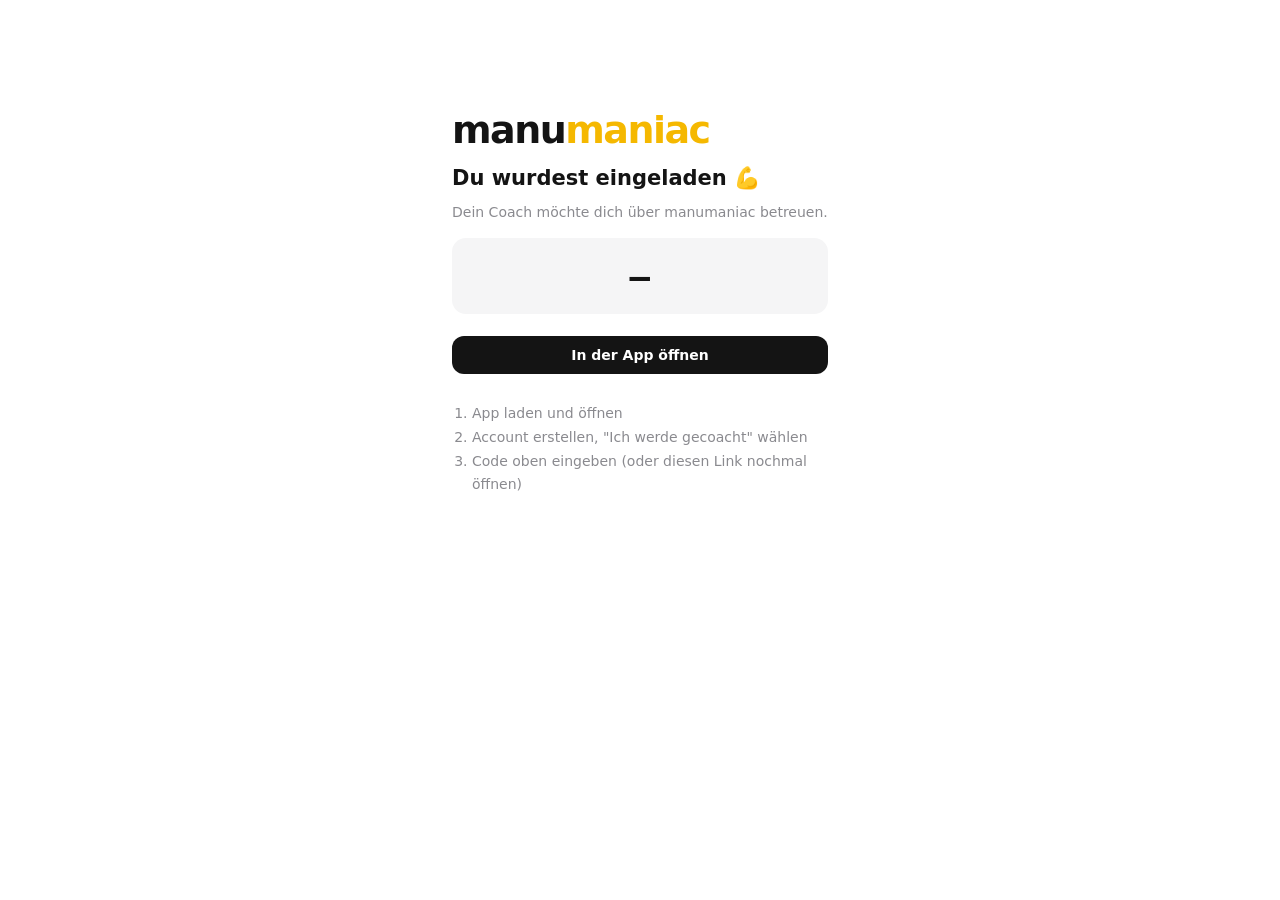
<file: join.html>
<!doctype html>
<html lang="de">
<head>
  <meta charset="utf-8" /><meta name="viewport" content="width=device-width, initial-scale=1" />
  <title>Einladung · manumaniac</title>
  <link rel="stylesheet" href="style.css" />
  <style>
    .join { max-width: 420px; margin: 12vh auto; padding: 0 22px; display: flex; flex-direction: column; gap: 14px; }
    .join .code { font-size: 34px; background: var(--card); border-radius: 14px; padding: 18px; text-align: center; }
    .join ol { padding-left: 20px; line-height: 1.7; color: var(--muted); }
    .join a.primary { text-align: center; text-decoration: none; }
  </style>
</head>
<body>
  <div class="join">
    <span class="wordmark" style="font-size:38px">manu<b>maniac</b></span>
    <h2 style="margin:0">Du wurdest eingeladen 💪</h2>
    <p class="muted" style="margin:0">Dein Coach möchte dich über manumaniac betreuen.</p>
    <div class="code" id="code">…</div>
    <a class="primary" id="open" href="#">In der App öffnen</a>
    <a class="small-btn" id="store" style="text-align:center;text-decoration:none" href="#">App laden</a>
    <ol>
      <li>App laden und öffnen</li>
      <li>Account erstellen, "Ich werde gecoacht" wählen</li>
      <li>Code oben eingeben (oder diesen Link nochmal öffnen)</li>
    </ol>
  </div>
  <script type="module">
    import { APP_STORE_URL } from "./config.js";
    const code = (new URLSearchParams(location.search).get("code") || "").toUpperCase();
    document.getElementById("code").textContent = code || "–";
    document.getElementById("open").href = "manumaniac://join?code=" + encodeURIComponent(code);
    const s = document.getElementById("store");
    if (APP_STORE_URL) s.href = APP_STORE_URL; else s.style.display = "none";
  </script>
</body>
</html>
</file>
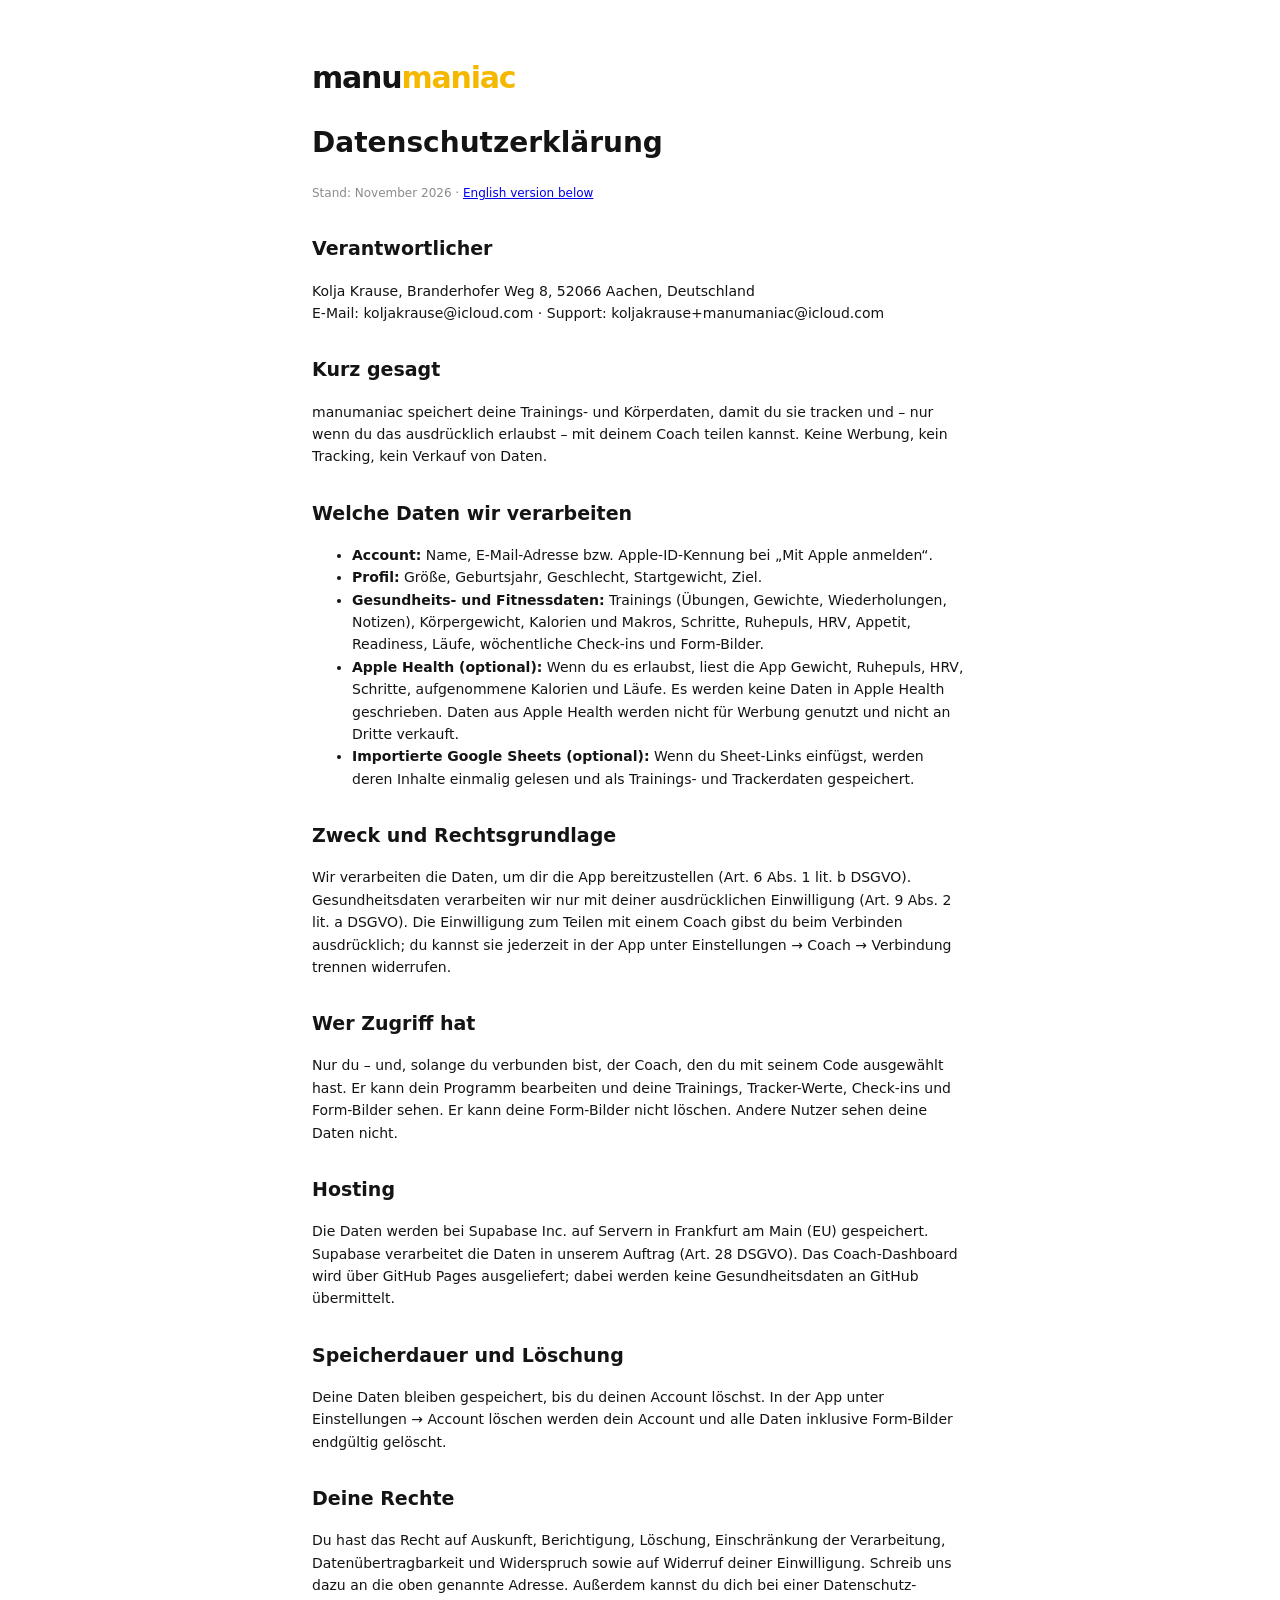
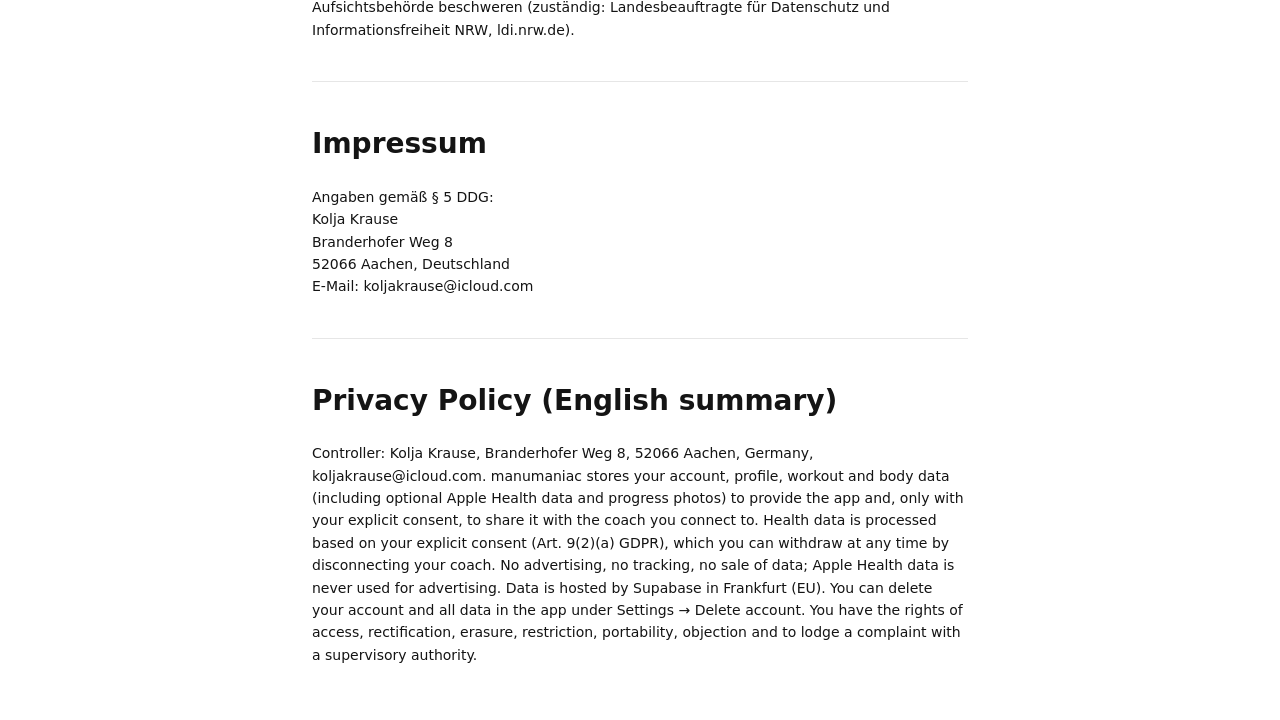
<file: privacy.html>
<!doctype html>
<html lang="de">
<head><meta charset="utf-8"><meta name="viewport" content="width=device-width,initial-scale=1">
<title>Datenschutz & Impressum · manumaniac</title><link rel="stylesheet" href="style.css">
<style>.doc{max-width:700px;margin:6vh auto;padding:0 22px;line-height:1.6}.doc h2{margin-top:30px;font-size:19px}.doc hr{border:0;border-top:1px solid #e6e6e6;margin:40px 0}</style></head>
<body><main class="doc">
<span class="wordmark" style="font-size:30px">manu<b>maniac</b></span>
<h1>Datenschutzerklärung</h1>
<p class="muted small">Stand: November 2026 · <a href="#en">English version below</a></p>

<h2>Verantwortlicher</h2>
<p>Kolja Krause, Branderhofer Weg 8, 52066 Aachen, Deutschland<br>E-Mail: koljakrause@icloud.com · Support: koljakrause+manumaniac@icloud.com</p>

<h2>Kurz gesagt</h2>
<p>manumaniac speichert deine Trainings- und Körperdaten, damit du sie tracken und – nur wenn du das ausdrücklich erlaubst – mit deinem Coach teilen kannst. Keine Werbung, kein Tracking, kein Verkauf von Daten.</p>

<h2>Welche Daten wir verarbeiten</h2>
<ul>
<li><b>Account:</b> Name, E-Mail-Adresse bzw. Apple-ID-Kennung bei „Mit Apple anmelden“.</li>
<li><b>Profil:</b> Größe, Geburtsjahr, Geschlecht, Startgewicht, Ziel.</li>
<li><b>Gesundheits- und Fitnessdaten:</b> Trainings (Übungen, Gewichte, Wiederholungen, Notizen), Körpergewicht, Kalorien und Makros, Schritte, Ruhepuls, HRV, Appetit, Readiness, Läufe, wöchentliche Check-ins und Form-Bilder.</li>
<li><b>Apple Health (optional):</b> Wenn du es erlaubst, liest die App Gewicht, Ruhepuls, HRV, Schritte, aufgenommene Kalorien und Läufe. Es werden keine Daten in Apple Health geschrieben. Daten aus Apple Health werden nicht für Werbung genutzt und nicht an Dritte verkauft.</li>
<li><b>Importierte Google Sheets (optional):</b> Wenn du Sheet-Links einfügst, werden deren Inhalte einmalig gelesen und als Trainings- und Trackerdaten gespeichert.</li>
</ul>

<h2>Zweck und Rechtsgrundlage</h2>
<p>Wir verarbeiten die Daten, um dir die App bereitzustellen (Art. 6 Abs. 1 lit. b DSGVO). Gesundheitsdaten verarbeiten wir nur mit deiner ausdrücklichen Einwilligung (Art. 9 Abs. 2 lit. a DSGVO). Die Einwilligung zum Teilen mit einem Coach gibst du beim Verbinden ausdrücklich; du kannst sie jederzeit in der App unter Einstellungen → Coach → Verbindung trennen widerrufen.</p>

<h2>Wer Zugriff hat</h2>
<p>Nur du – und, solange du verbunden bist, der Coach, den du mit seinem Code ausgewählt hast. Er kann dein Programm bearbeiten und deine Trainings, Tracker-Werte, Check-ins und Form-Bilder sehen. Er kann deine Form-Bilder nicht löschen. Andere Nutzer sehen deine Daten nicht.</p>

<h2>Hosting</h2>
<p>Die Daten werden bei Supabase Inc. auf Servern in Frankfurt am Main (EU) gespeichert. Supabase verarbeitet die Daten in unserem Auftrag (Art. 28 DSGVO). Das Coach-Dashboard wird über GitHub Pages ausgeliefert; dabei werden keine Gesundheitsdaten an GitHub übermittelt.</p>

<h2>Speicherdauer und Löschung</h2>
<p>Deine Daten bleiben gespeichert, bis du deinen Account löschst. In der App unter Einstellungen → Account löschen werden dein Account und alle Daten inklusive Form-Bilder endgültig gelöscht.</p>

<h2>Deine Rechte</h2>
<p>Du hast das Recht auf Auskunft, Berichtigung, Löschung, Einschränkung der Verarbeitung, Datenübertragbarkeit und Widerspruch sowie auf Widerruf deiner Einwilligung. Schreib uns dazu an die oben genannte Adresse. Außerdem kannst du dich bei einer Datenschutz-Aufsichtsbehörde beschweren (zuständig: Landesbeauftragte für Datenschutz und Informationsfreiheit NRW, ldi.nrw.de).</p>

<hr>
<h1>Impressum</h1>
<p>Angaben gemäß § 5 DDG:<br>Kolja Krause<br>Branderhofer Weg 8<br>52066 Aachen, Deutschland<br>E-Mail: koljakrause@icloud.com</p>

<hr>
<h1 id="en">Privacy Policy (English summary)</h1>
<p>Controller: Kolja Krause, Branderhofer Weg 8, 52066 Aachen, Germany, koljakrause@icloud.com. manumaniac stores your account, profile, workout and body data (including optional Apple Health data and progress photos) to provide the app and, only with your explicit consent, to share it with the coach you connect to. Health data is processed based on your explicit consent (Art. 9(2)(a) GDPR), which you can withdraw at any time by disconnecting your coach. No advertising, no tracking, no sale of data; Apple Health data is never used for advertising. Data is hosted by Supabase in Frankfurt (EU). You can delete your account and all data in the app under Settings → Delete account. You have the rights of access, rectification, erasure, restriction, portability, objection and to lodge a complaint with a supervisory authority.</p>
</main></body></html>
</file>
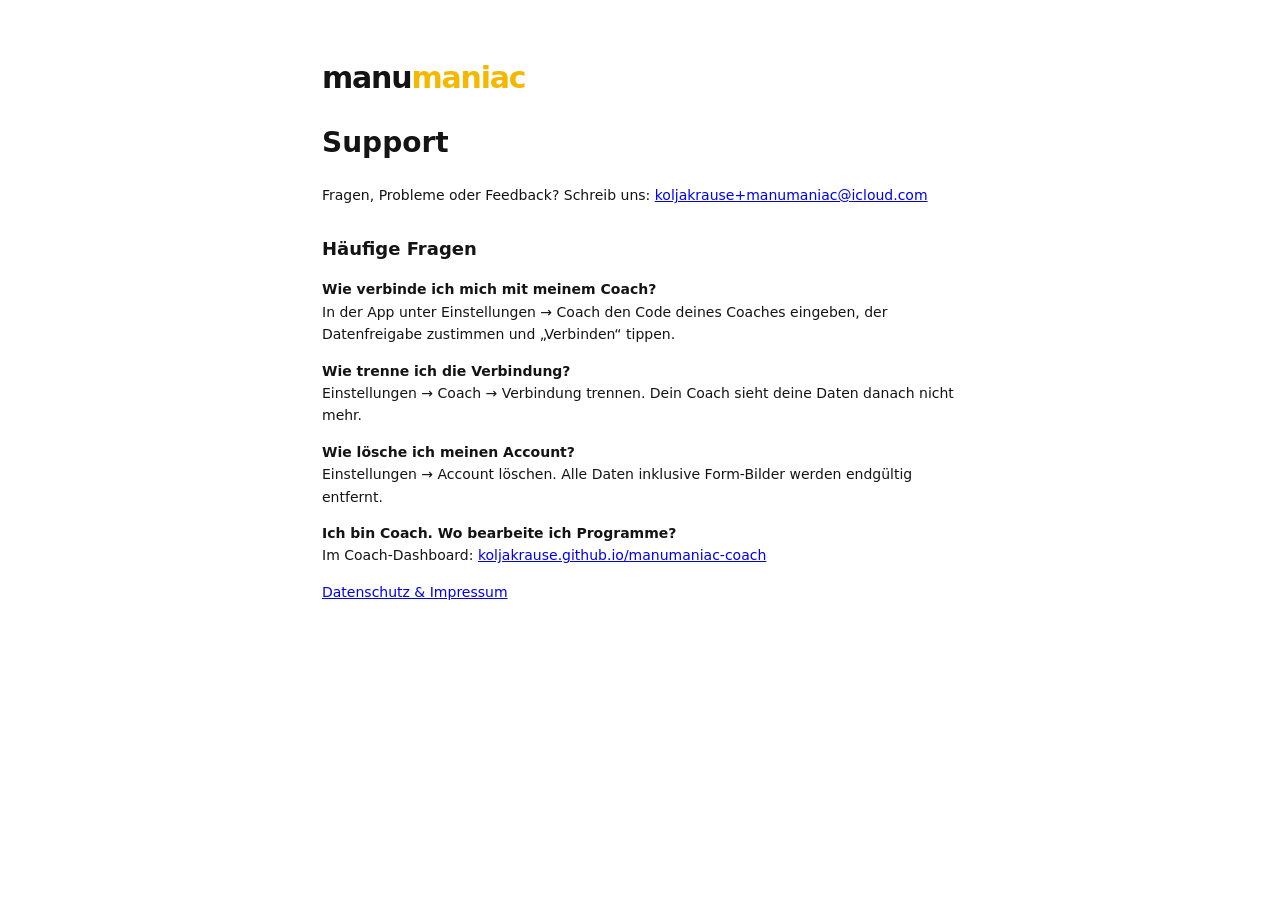
<file: support.html>
<!doctype html>
<html lang="de">
<head><meta charset="utf-8"><meta name="viewport" content="width=device-width,initial-scale=1">
<title>Support · manumaniac</title><link rel="stylesheet" href="style.css">
<style>.doc{max-width:680px;margin:6vh auto;padding:0 22px;line-height:1.6}.doc h2{margin-top:28px;font-size:18px}</style></head>
<body><main class="doc">
<span class="wordmark" style="font-size:30px">manu<b>maniac</b></span>
<h1>Support</h1>
<p>Fragen, Probleme oder Feedback? Schreib uns: <a href="mailto:koljakrause+manumaniac@icloud.com">koljakrause+manumaniac@icloud.com</a></p>
<h2>Häufige Fragen</h2>
<p><b>Wie verbinde ich mich mit meinem Coach?</b><br>In der App unter Einstellungen → Coach den Code deines Coaches eingeben, der Datenfreigabe zustimmen und „Verbinden“ tippen.</p>
<p><b>Wie trenne ich die Verbindung?</b><br>Einstellungen → Coach → Verbindung trennen. Dein Coach sieht deine Daten danach nicht mehr.</p>
<p><b>Wie lösche ich meinen Account?</b><br>Einstellungen → Account löschen. Alle Daten inklusive Form-Bilder werden endgültig entfernt.</p>
<p><b>Ich bin Coach. Wo bearbeite ich Programme?</b><br>Im Coach-Dashboard: <a href="./">koljakrause.github.io/manumaniac-coach</a></p>
<p><a href="privacy.html">Datenschutz & Impressum</a></p>
</main></body></html>
</file>
<file: style.css>
:root {
  --ink: #141414; --muted: #8a8a8f; --faint: #b8b8bc; --line: #ececee; --card: #f5f5f6; --bg: #fff;
  --accent: #F5B800; --accent-soft: #fff4cc; --good: #1f9d5c; --bad: #d9402f; --r: 12px;
  font-family: -apple-system, BlinkMacSystemFont, "SF Pro Text", "Inter", system-ui, sans-serif;
  font-size: 14px; color: var(--ink); background: var(--bg);
}
* { box-sizing: border-box; }
body { margin: 0; }
button { font: inherit; cursor: pointer; color: inherit; }
input, select, textarea { font: inherit; color: inherit; }
.muted { color: var(--muted); } .small { font-size: 12px; } .grow { flex: 1; }
.good { color: var(--good); } .bad { color: var(--bad); }
.center { min-height: 100vh; display: grid; place-items: center; }
.wordmark { font-weight: 800; letter-spacing: -0.04em; }
.wordmark b { color: var(--accent); font-weight: 800; }
.tag { font-size: 11px; font-weight: 600; padding: 2px 7px; border-radius: 6px; background: var(--line); color: var(--muted); }
.tag.accent { background: var(--accent); color: var(--ink); }
.primary { background: var(--ink); color: #fff; border: 0; border-radius: var(--r); padding: 11px 18px; font-weight: 600; }
.primary:disabled { background: var(--faint); cursor: default; }
.link { background: none; border: 0; color: var(--muted); padding: 4px 0; }
.link:hover { color: var(--ink); }
.small-btn { background: var(--card); border: 0; border-radius: 9px; padding: 7px 12px; font-size: 12px; font-weight: 600; }
.small-btn:hover { background: var(--line); }
.small-btn.danger { color: var(--bad); }
.icon { background: none; border: 0; color: var(--faint); padding: 2px 5px; border-radius: 6px; }
.icon:hover { color: var(--ink); background: var(--card); }
.msg { color: var(--bad); font-size: 13px; }
.check { display: inline-flex; gap: 4px; align-items: center; }

/* login */
.login { max-width: 360px; margin: 14vh auto; display: flex; flex-direction: column; gap: 10px; padding: 0 20px; }
.login form { display: flex; flex-direction: column; gap: 10px; margin: 16px 0 6px; }
.login input { border: 0; background: var(--card); border-radius: var(--r); padding: 13px 14px; }
.login input:focus { outline: 2px solid var(--accent); }

/* layout */
.layout { display: grid; grid-template-columns: 240px 1fr; min-height: 100vh; }
aside { border-right: 1px solid var(--line); padding: 20px 14px; display: flex; flex-direction: column; gap: 4px; position: sticky; top: 0; height: 100vh; }
.side-head { display: flex; align-items: center; gap: 8px; margin-bottom: 18px; padding: 0 6px; }
.side-label { font-size: 11px; color: var(--muted); font-weight: 600; margin: 10px 6px 4px; }
.client { display: flex; flex-direction: column; align-items: flex-start; background: none; border: 0; border-radius: 10px; padding: 9px 10px; text-align: left; }
.client:hover { background: var(--card); }
.client.on { background: var(--card); box-shadow: inset 2px 0 0 var(--accent); }
.client span { font-weight: 600; } .client small { color: var(--muted); font-size: 11px; }
.invite { margin-top: 18px; padding: 0 6px; }
.code { font: 800 18px ui-monospace, Menlo, monospace; letter-spacing: 0.02em; margin: 4px 0 8px; }
.side-foot { margin-top: auto; display: flex; justify-content: space-between; align-items: center; padding: 0 6px; }
main { padding: 26px 32px 60px; min-width: 0; }
.empty { padding: 60px 0; }

/* client header */
.client-head { display: flex; justify-content: space-between; align-items: flex-end; gap: 20px; flex-wrap: wrap; }
.client-head h1 { margin: 0 0 4px; font-size: 28px; letter-spacing: -0.03em; }
.kpis { display: flex; gap: 22px; }
.kpi { display: flex; flex-direction: column; } .kpi small { color: var(--muted); font-size: 11px; }
.kpi b { font-size: 20px; letter-spacing: -0.02em; font-variant-numeric: tabular-nums; }
.tabs { display: flex; gap: 4px; align-items: center; border-bottom: 1px solid var(--line); margin: 20px 0 18px; }
.tabs > button:not(.small-btn) { background: none; border: 0; padding: 10px 12px; color: var(--muted); font-weight: 600; border-bottom: 2px solid transparent; margin-bottom: -1px; }
.tabs > button.on { color: var(--ink); border-bottom-color: var(--accent); }

/* program */
.phase-tabs { display: flex; gap: 6px; flex-wrap: wrap; align-items: center; margin-bottom: 14px; }
.chip { background: var(--card); border: 0; border-radius: 9px; padding: 7px 12px; font-weight: 600; font-size: 13px; }
.chip small { color: var(--muted); font-weight: 500; }
.chip.on { background: var(--ink); color: #fff; } .chip.on small { color: #ccc; }
.chip.dim { opacity: .55; } .chip.add { background: none; border: 1px dashed var(--faint); color: var(--muted); }
.phase-bar { display: flex; gap: 10px; align-items: flex-end; flex-wrap: wrap; margin-bottom: 14px; }
.field { display: flex; flex-direction: column; gap: 3px; min-width: 0; }
.field small { font-size: 11px; color: var(--muted); }
.field input, .field textarea, select { border: 1px solid var(--line); border-radius: 8px; padding: 6px 8px; background: #fff; }
.field textarea { min-height: 84px; resize: vertical; }
.field input:focus, .field textarea:focus, select:focus { outline: 2px solid var(--accent); border-color: transparent; }
.weeks { display: flex; gap: 6px; overflow-x: auto; padding-bottom: 4px; margin-bottom: 6px; }
.week-scope, .week { border: 1px solid var(--line); border-radius: 10px; background: #fff; padding: 6px; min-width: 120px; display: flex; flex-direction: column; gap: 3px; }
.week-scope { font-weight: 700; align-items: flex-start; justify-content: center; } .week-scope small { color: var(--muted); font-weight: 500; }
.week-scope.on, .week.on { border-color: var(--accent); box-shadow: 0 0 0 1px var(--accent); }
.week.cur .week-head { color: var(--ink); } .week.cur .week-head::after { content: " · jetzt"; color: var(--accent); font-weight: 700; }
.week-head { background: none; border: 0; text-align: left; font-weight: 700; padding: 0 2px; color: var(--muted); }
.week-head small { font-weight: 500; }
.week input { border: 0; background: var(--card); border-radius: 6px; padding: 3px 6px; font-size: 12px; width: 100%; }
.scope-hint { background: var(--accent-soft); border-radius: 8px; padding: 7px 10px; font-size: 12px; margin: 6px 0; }
.schedule { display: flex; gap: 8px; align-items: flex-end; flex-wrap: wrap; margin: 12px 0 18px; }
.schedule label { display: flex; flex-direction: column; gap: 2px; } .schedule small { font-size: 11px; color: var(--muted); }
.schedule select { padding: 4px 6px; font-size: 12px; max-width: 130px; }
.blocks { display: flex; flex-direction: column; gap: 18px; }
.block { border: 1px solid var(--line); border-radius: 14px; padding: 12px 12px 8px; }
.block header { display: flex; gap: 10px; align-items: center; margin-bottom: 8px; }
.block-title { font-size: 17px; font-weight: 700; border: 0; padding: 2px 4px; border-radius: 6px; width: 220px; letter-spacing: -0.01em; }
.warmup { flex: 1; border: 0; background: var(--card); border-radius: 7px; padding: 5px 8px; font-size: 12px; }
.block-title:focus, .warmup:focus { outline: 2px solid var(--accent); }
.block-add { display: flex; gap: 8px; }
.table-wrap { overflow-x: auto; }
table.sheet { border-collapse: separate; border-spacing: 0; width: 100%; font-variant-numeric: tabular-nums; }
.sheet th { font-size: 11px; font-weight: 600; color: var(--muted); text-align: left; padding: 4px 6px; border-bottom: 1px solid var(--line); white-space: nowrap; }
.sheet td { border-bottom: 1px solid var(--line); padding: 0; position: relative; }
.sheet td input { width: 100%; border: 0; background: transparent; padding: 7px 6px; font-size: 13px; min-width: 40px; }
.sheet td input:focus { outline: 2px solid var(--accent); outline-offset: -2px; border-radius: 4px; background: #fff; }
.sheet td.ov { background: var(--accent-soft); }
.sheet th.perf, .sheet td.perf { background: #fafafa; min-width: 112px; }
.sheet th.perf.on, .sheet td.perf.on { background: var(--accent-soft); }
.sheet td.perf input { font-weight: 600; }
.sheet td.review input { color: var(--bad); }
.note-dot { position: absolute; top: 5px; right: 5px; width: 6px; height: 6px; border-radius: 50%; background: var(--accent); pointer-events: none; }
.vid { position: absolute; right: 6px; top: 50%; transform: translateY(-50%); font-size: 10px; color: var(--faint); text-decoration: none; }
.vid:hover { color: var(--ink); }
.row-actions { white-space: nowrap; width: 1%; opacity: 0; } tr:hover .row-actions { opacity: 1; }

/* tracker */
.week-nav { display: flex; gap: 10px; align-items: center; margin-bottom: 12px; }
.tracker-table td.day { padding: 0 8px; white-space: nowrap; font-weight: 600; } .tracker-table td.day small { color: var(--muted); font-weight: 400; }
.tracker-table td.plan { padding: 0 8px; font-size: 12px; white-space: nowrap; max-width: 160px; overflow: hidden; text-overflow: ellipsis; }
.tracker-table td.plan b { color: var(--good); font-weight: 600; }
.tracker-table th small { font-weight: 400; color: var(--faint); }
.tracker-table td input { min-width: 56px; }
.tracker-table tr.today td { background: var(--accent-soft); }
.tracker-table tr.avg td { font-weight: 700; padding: 7px 6px; border-bottom: 0; }
.tracker-table .act { text-align: center; width: 36px; } .tracker-table td.act input { width: auto; }
.targets { margin-top: 26px; }
.targets h3 { font-size: 16px; margin: 0 0 12px; }
.target-grid { display: grid; grid-template-columns: repeat(auto-fill, minmax(150px, 1fr)); gap: 10px; margin-bottom: 12px; }
.target-grid.wide { grid-template-columns: 1fr 1fr; }
.fields-toggle { display: flex; gap: 12px; flex-wrap: wrap; align-items: center; margin-top: 8px; }

/* stats & checkins */
.stats, .checkins { display: grid; grid-template-columns: repeat(auto-fill, minmax(440px, 1fr)); gap: 16px; }
.card { background: var(--card); border-radius: 14px; padding: 16px; }
.card h3 { margin: 0 0 12px; font-size: 15px; display: flex; gap: 10px; align-items: baseline; flex-wrap: wrap; }
.card h3 small { font-weight: 400; font-size: 12px; }
.card select { font-size: 13px; }
.hist { margin-top: 10px; display: flex; flex-direction: column; } .hist div { display: flex; gap: 10px; padding: 5px 0; border-bottom: 1px solid var(--line); font-size: 13px; }
.hist span { width: 64px; } .hist i { color: var(--muted); font-size: 12px; }
table.plain { width: 100%; border-collapse: collapse; font-size: 13px; font-variant-numeric: tabular-nums; }
table.plain td { padding: 6px 4px; border-bottom: 1px solid var(--line); } table.plain td:last-child { text-align: right; font-weight: 700; }
.ratings { display: flex; gap: 18px; margin-bottom: 10px; } .ratings span { display: flex; flex-direction: column; } .ratings small, .qa small { font-size: 11px; color: var(--muted); }
.ratings b { font-size: 18px; } .qa p { margin: 2px 0 10px; }
.photos { display: flex; gap: 8px; } .photos img { width: 120px; height: 170px; object-fit: cover; border-radius: 10px; background: #e7e7e9; }

/* modal */
.modal-bg { position: fixed; inset: 0; background: rgba(0,0,0,.25); display: grid; place-items: center; z-index: 10; }
.modal { background: #fff; border-radius: 16px; padding: 22px; width: min(560px, 92vw); display: flex; flex-direction: column; gap: 10px; }
.modal h2 { margin: 0; font-size: 20px; }
.modal input { border: 1px solid var(--line); border-radius: 10px; padding: 10px 12px; }
.modal-actions { display: flex; justify-content: flex-end; gap: 14px; align-items: center; margin-top: 6px; }
.import-res { background: var(--card); border-radius: 10px; padding: 10px 12px; font-size: 13px; }
.import-res code { background: #fff; padding: 1px 4px; border-radius: 4px; }

@media (max-width: 800px) { .layout { grid-template-columns: 1fr; } aside { position: static; height: auto; } main { padding: 18px; } .stats, .checkins { grid-template-columns: 1fr; } }
</file>
